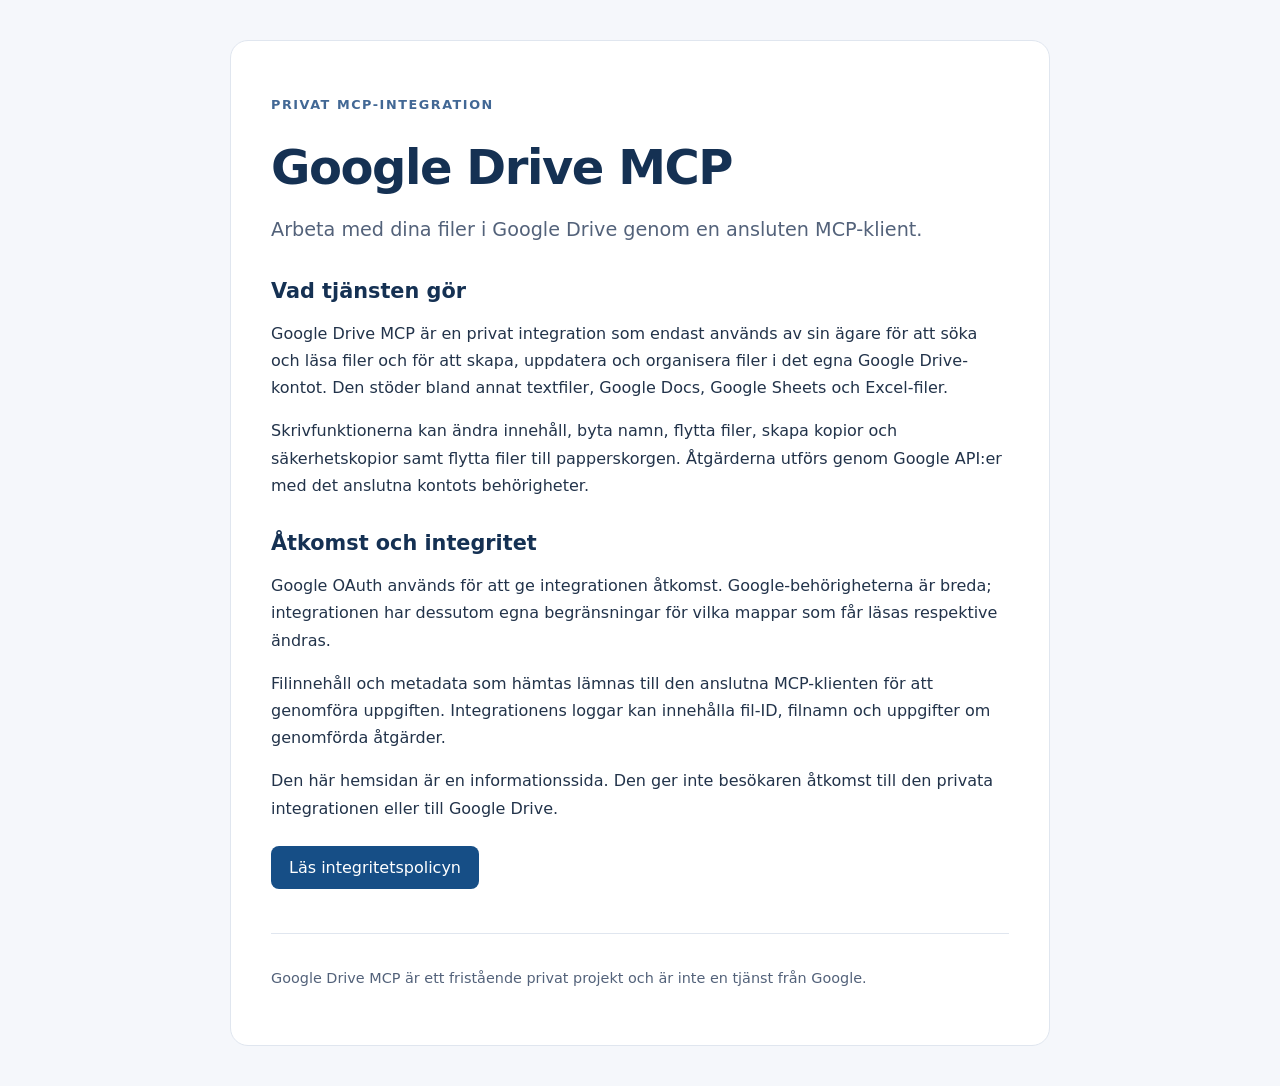
<file: index.html>
<!doctype html>
<html lang="sv">
<head>
  <meta charset="utf-8">
  <meta name="viewport" content="width=device-width, initial-scale=1">
  <meta name="description" content="Information om Google Drive MCP, en privat anslutning för arbete med filer i Google Drive.">
  <title>Google Drive MCP</title>
  <link rel="stylesheet" href="style.css">
</head>
<body>
  <main>
    <p class="eyebrow">Privat MCP-integration</p>
    <h1>Google Drive MCP</h1>
    <p class="lead">Arbeta med dina filer i Google Drive genom en ansluten MCP-klient.</p>
    <section>
      <h2>Vad tjänsten gör</h2>
      <p>Google Drive MCP är en privat integration som endast används av sin ägare för att söka och läsa filer och för att skapa, uppdatera och organisera filer i det egna Google Drive-kontot. Den stöder bland annat textfiler, Google Docs, Google Sheets och Excel-filer.</p>
      <p>Skrivfunktionerna kan ändra innehåll, byta namn, flytta filer, skapa kopior och säkerhetskopior samt flytta filer till papperskorgen. Åtgärderna utförs genom Google API:er med det anslutna kontots behörigheter.</p>
    </section>
    <section>
      <h2>Åtkomst och integritet</h2>
      <p>Google OAuth används för att ge integrationen åtkomst. Google-behörigheterna är breda; integrationen har dessutom egna begränsningar för vilka mappar som får läsas respektive ändras.</p>
      <p>Filinnehåll och metadata som hämtas lämnas till den anslutna MCP-klienten för att genomföra uppgiften. Integrationens loggar kan innehålla fil-ID, filnamn och uppgifter om genomförda åtgärder.</p>
      <p>Den här hemsidan är en informationssida. Den ger inte besökaren åtkomst till den privata integrationen eller till Google Drive.</p>
      <a class="button" href="privacy.html">Läs integritetspolicyn</a>
    </section>
    <footer>
      <p>Google Drive MCP är ett fristående privat projekt och är inte en tjänst från Google.</p>
    </footer>
  </main>
</body>
</html>
</file>
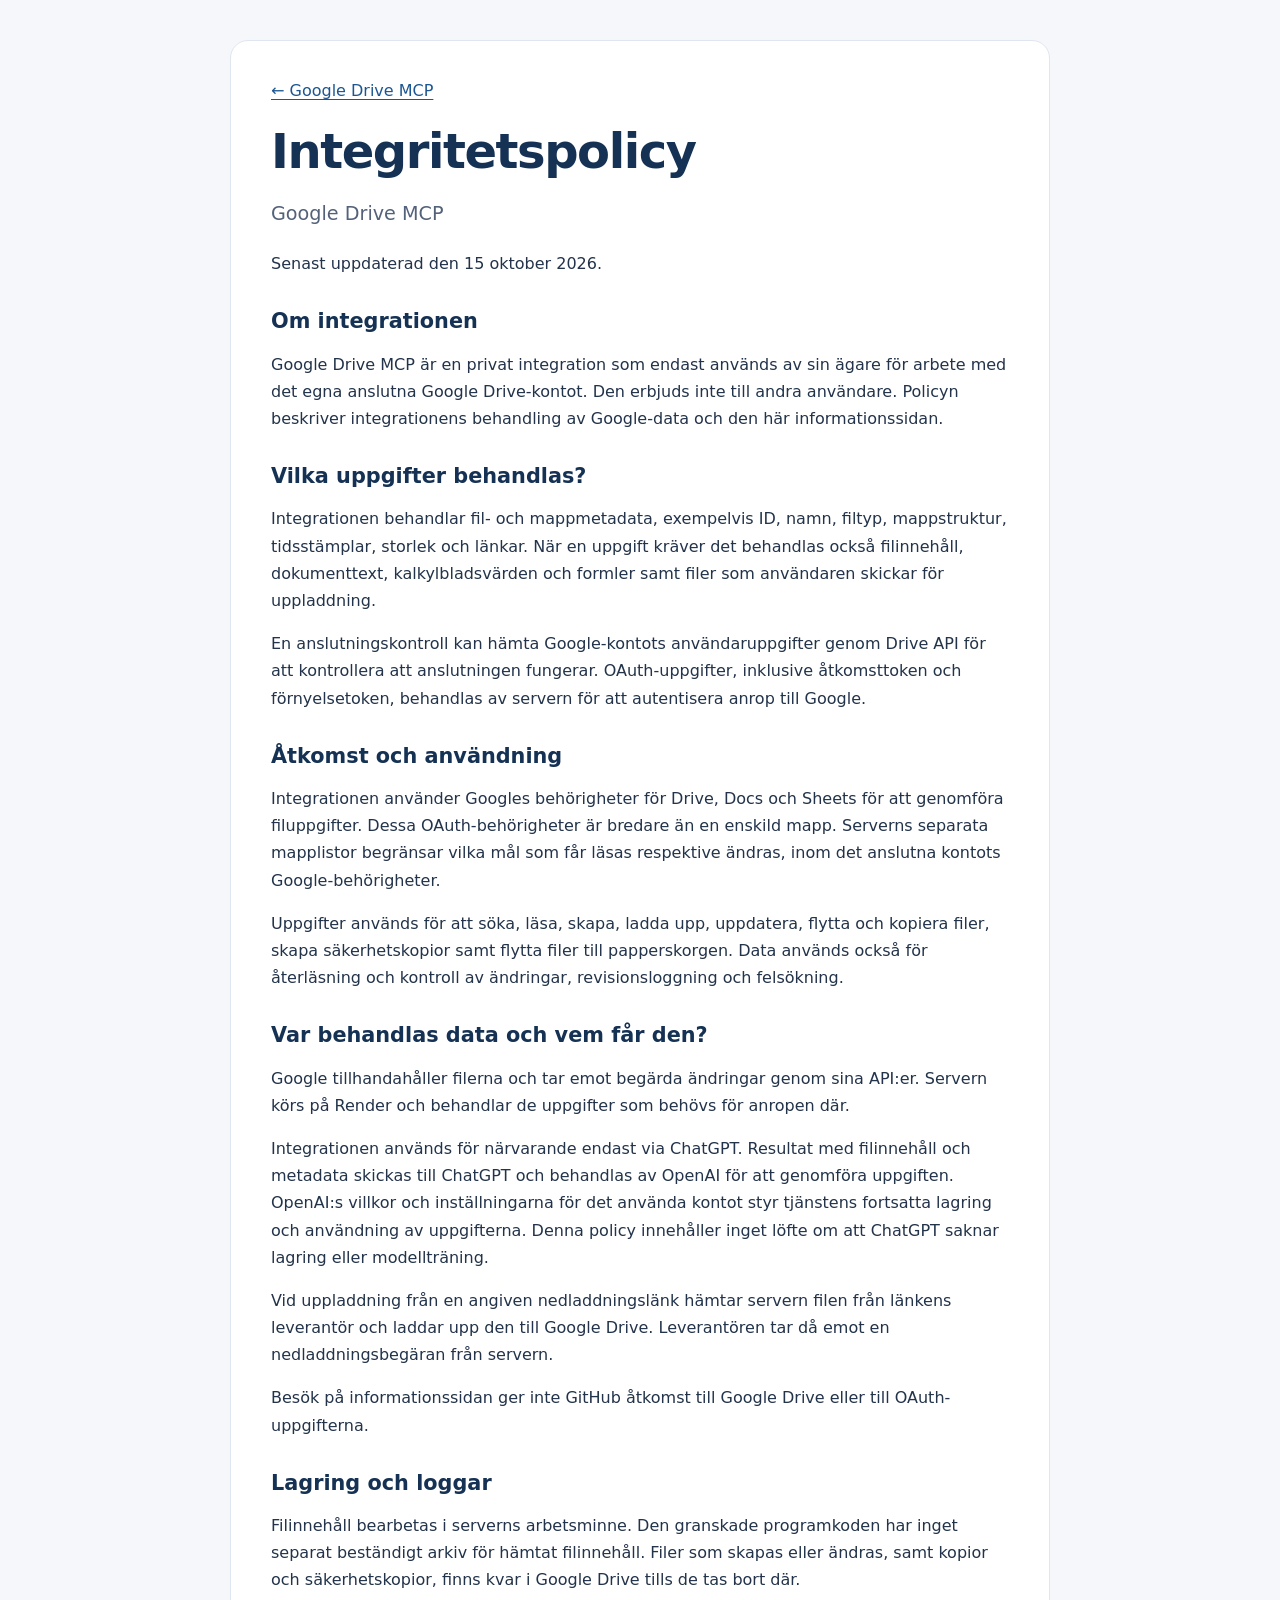
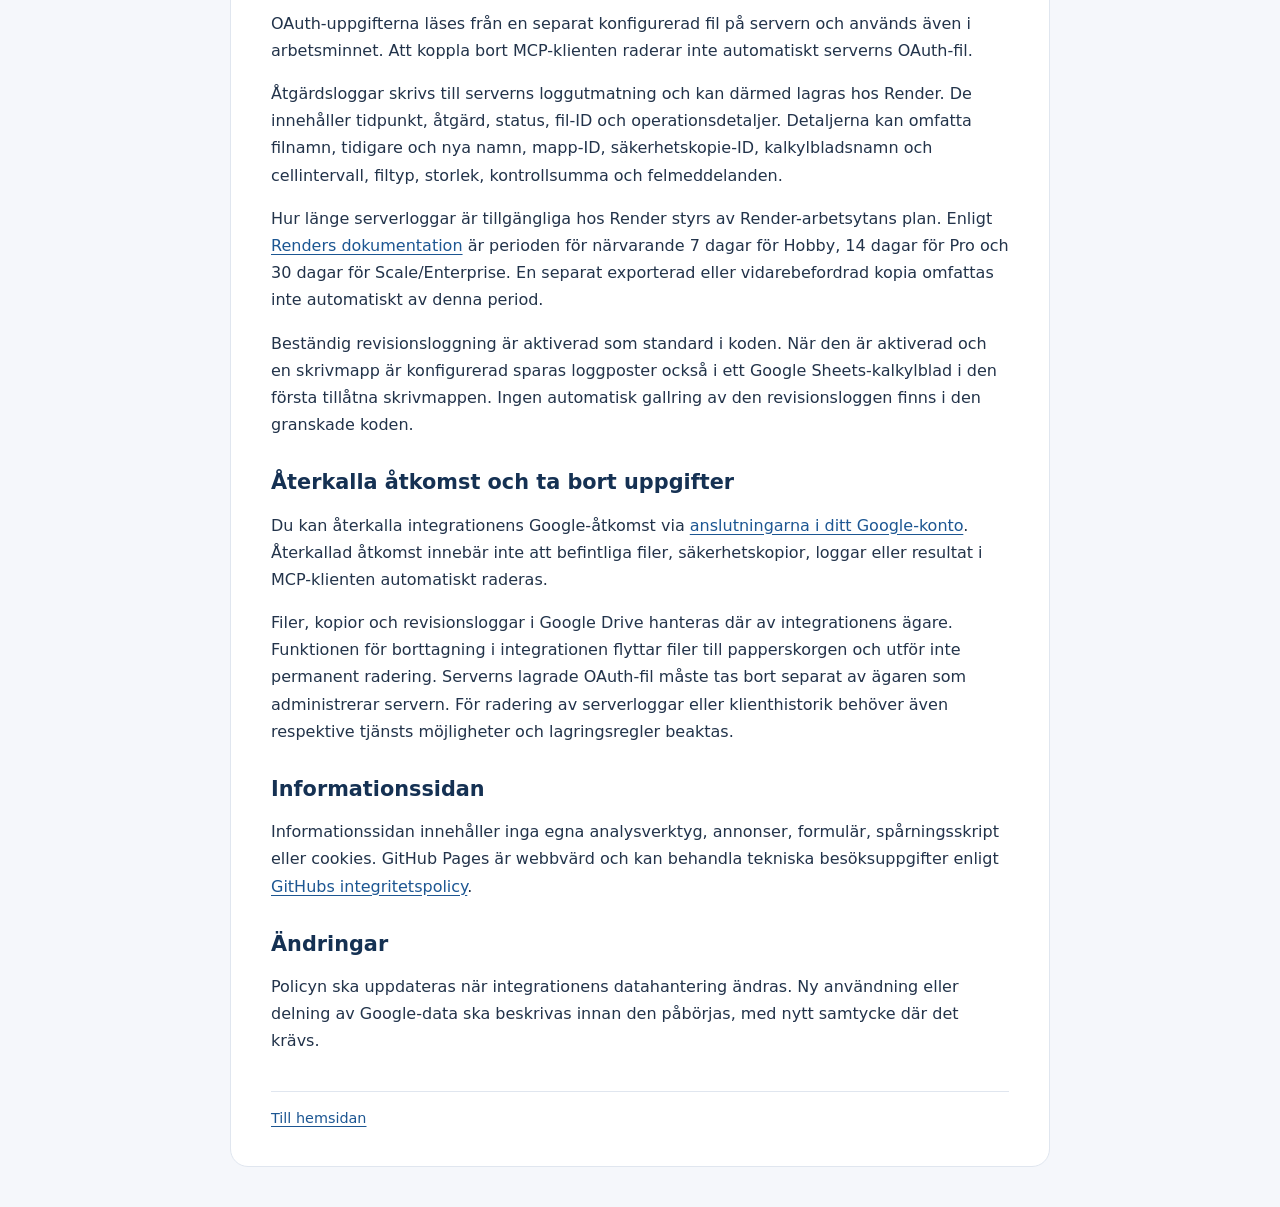
<file: privacy.html>
<!doctype html>
<html lang="sv">
<head>
  <meta charset="utf-8">
  <meta name="viewport" content="width=device-width, initial-scale=1">
  <title>Integritetspolicy · Google Drive MCP</title>
  <link rel="stylesheet" href="style.css">
</head>
<body>
  <main>
    <nav><a href="index.html">← Google Drive MCP</a></nav>
    <h1>Integritetspolicy</h1>
    <p class="lead">Google Drive MCP</p>
    <p>Senast uppdaterad den 15 oktober 2026.</p>
    <section>
      <h2>Om integrationen</h2>
      <p>Google Drive MCP är en privat integration som endast används av sin ägare för arbete med det egna anslutna Google Drive-kontot. Den erbjuds inte till andra användare. Policyn beskriver integrationens behandling av Google-data och den här informationssidan.</p>
    </section>
    <section>
      <h2>Vilka uppgifter behandlas?</h2>
      <p>Integrationen behandlar fil- och mappmetadata, exempelvis ID, namn, filtyp, mappstruktur, tidsstämplar, storlek och länkar. När en uppgift kräver det behandlas också filinnehåll, dokumenttext, kalkylbladsvärden och formler samt filer som användaren skickar för uppladdning.</p>
      <p>En anslutningskontroll kan hämta Google-kontots användaruppgifter genom Drive API för att kontrollera att anslutningen fungerar. OAuth-uppgifter, inklusive åtkomsttoken och förnyelsetoken, behandlas av servern för att autentisera anrop till Google.</p>
    </section>
    <section>
      <h2>Åtkomst och användning</h2>
      <p>Integrationen använder Googles behörigheter för Drive, Docs och Sheets för att genomföra filuppgifter. Dessa OAuth-behörigheter är bredare än en enskild mapp. Serverns separata mapplistor begränsar vilka mål som får läsas respektive ändras, inom det anslutna kontots Google-behörigheter.</p>
      <p>Uppgifter används för att söka, läsa, skapa, ladda upp, uppdatera, flytta och kopiera filer, skapa säkerhetskopior samt flytta filer till papperskorgen. Data används också för återläsning och kontroll av ändringar, revisionsloggning och felsökning.</p>
    </section>
    <section>
      <h2>Var behandlas data och vem får den?</h2>
      <p>Google tillhandahåller filerna och tar emot begärda ändringar genom sina API:er. Servern körs på Render och behandlar de uppgifter som behövs för anropen där.</p>
      <p>Integrationen används för närvarande endast via ChatGPT. Resultat med filinnehåll och metadata skickas till ChatGPT och behandlas av OpenAI för att genomföra uppgiften. OpenAI:s villkor och inställningarna för det använda kontot styr tjänstens fortsatta lagring och användning av uppgifterna. Denna policy innehåller inget löfte om att ChatGPT saknar lagring eller modellträning.</p>
      <p>Vid uppladdning från en angiven nedladdningslänk hämtar servern filen från länkens leverantör och laddar upp den till Google Drive. Leverantören tar då emot en nedladdningsbegäran från servern.</p>
      <p>Besök på informationssidan ger inte GitHub åtkomst till Google Drive eller till OAuth-uppgifterna.</p>
    </section>
    <section>
      <h2>Lagring och loggar</h2>
      <p>Filinnehåll bearbetas i serverns arbetsminne. Den granskade programkoden har inget separat beständigt arkiv för hämtat filinnehåll. Filer som skapas eller ändras, samt kopior och säkerhetskopior, finns kvar i Google Drive tills de tas bort där.</p>
      <p>OAuth-uppgifterna läses från en separat konfigurerad fil på servern och används även i arbetsminnet. Att koppla bort MCP-klienten raderar inte automatiskt serverns OAuth-fil.</p>
      <p>Åtgärdsloggar skrivs till serverns loggutmatning och kan därmed lagras hos Render. De innehåller tidpunkt, åtgärd, status, fil-ID och operationsdetaljer. Detaljerna kan omfatta filnamn, tidigare och nya namn, mapp-ID, säkerhetskopie-ID, kalkylbladsnamn och cellintervall, filtyp, storlek, kontrollsumma och felmeddelanden.</p>
      <p>Hur länge serverloggar är tillgängliga hos Render styrs av Render-arbetsytans plan. Enligt <a href="https://render.com/docs/logging">Renders dokumentation</a> är perioden för närvarande 7 dagar för Hobby, 14 dagar för Pro och 30 dagar för Scale/Enterprise. En separat exporterad eller vidarebefordrad kopia omfattas inte automatiskt av denna period.</p>
      <p>Beständig revisionsloggning är aktiverad som standard i koden. När den är aktiverad och en skrivmapp är konfigurerad sparas loggposter också i ett Google Sheets-kalkylblad i den första tillåtna skrivmappen. Ingen automatisk gallring av den revisionsloggen finns i den granskade koden.</p>
    </section>
    <section>
      <h2>Återkalla åtkomst och ta bort uppgifter</h2>
      <p>Du kan återkalla integrationens Google-åtkomst via <a href="https://myaccount.google.com/connections">anslutningarna i ditt Google-konto</a>. Återkallad åtkomst innebär inte att befintliga filer, säkerhetskopior, loggar eller resultat i MCP-klienten automatiskt raderas.</p>
      <p>Filer, kopior och revisionsloggar i Google Drive hanteras där av integrationens ägare. Funktionen för borttagning i integrationen flyttar filer till papperskorgen och utför inte permanent radering. Serverns lagrade OAuth-fil måste tas bort separat av ägaren som administrerar servern. För radering av serverloggar eller klienthistorik behöver även respektive tjänsts möjligheter och lagringsregler beaktas.</p>
    </section>
    <section>
      <h2>Informationssidan</h2>
      <p>Informationssidan innehåller inga egna analysverktyg, annonser, formulär, spårningsskript eller cookies. GitHub Pages är webbvärd och kan behandla tekniska besöksuppgifter enligt <a href="https://docs.github.com/en/site-policy/privacy-policies/github-general-privacy-statement">GitHubs integritetspolicy</a>.</p>
    </section>
    <section>
      <h2>Ändringar</h2>
      <p>Policyn ska uppdateras när integrationens datahantering ändras. Ny användning eller delning av Google-data ska beskrivas innan den påbörjas, med nytt samtycke där det krävs.</p>
    </section>
    <footer><a href="index.html">Till hemsidan</a></footer>
  </main>
</body>
</html>
</file>
<file: style.css>
:root { color-scheme: light; font-family: system-ui, -apple-system, "Segoe UI", sans-serif; color: #22334a; background: #f5f7fb; }
* { box-sizing: border-box; }
body { margin: 0; }
main { max-width: 820px; margin: 40px auto; padding: 40px; background: white; border: 1px solid #e0e6ef; border-radius: 18px; }
h1 { color: #153153; font-size: clamp(2rem, 5vw, 3rem); line-height: 1.15; letter-spacing: -.03em; margin: 24px 0 12px; }
h2 { color: #153153; font-size: 1.3rem; margin-top: 32px; }
p { line-height: 1.7; }
.lead { font-size: 1.2rem; color: #53627a; }
.eyebrow { text-transform: uppercase; letter-spacing: .12em; font-size: .8rem; font-weight: 700; color: #426895; }
a { color: #1c5692; text-underline-offset: 3px; overflow-wrap: anywhere; }
a:focus-visible { outline: 3px solid #bc7b13; outline-offset: 4px; }
.button { display: inline-block; padding: 12px 18px; margin: 8px 0; background: #164e86; color: white; border-radius: 8px; text-decoration: none; }
.draft { padding: 10px 14px; background: #fff4d6; border-left: 3px solid #bc7b13; color: #66480b; font-size: .9rem; }
footer { margin-top: 36px; padding-top: 18px; border-top: 1px solid #e0e6ef; font-size: .9rem; color: #53627a; }
@media (max-width: 600px) { main { margin: 12px; padding: 24px; } }
</file>
